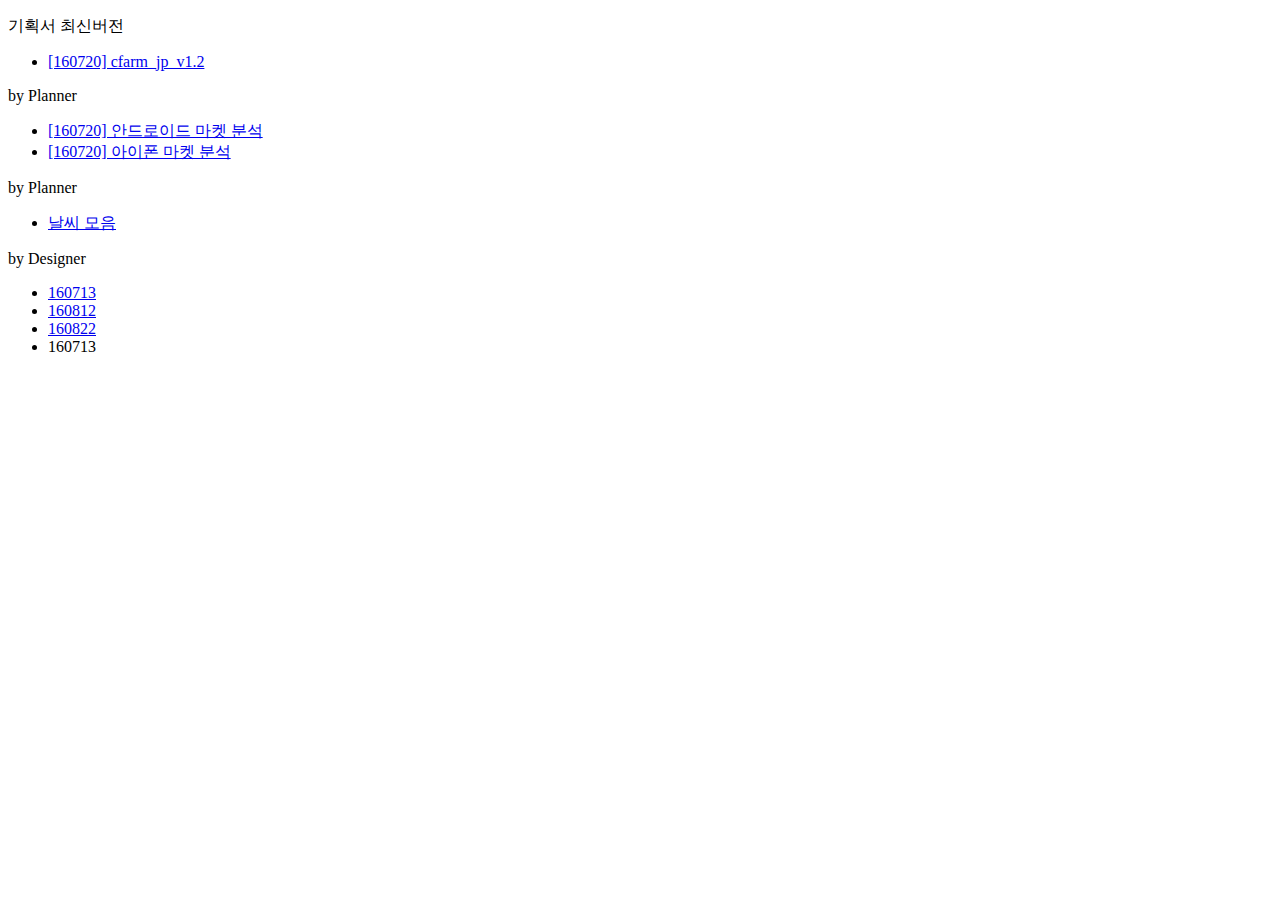
<file: app/index.html>
<!DOCTYPE html>
<html>
<body>
  
<p>기획서 최신버전</p>
<ul>
  <li><a href="attachfile/cfarm_jp_v1.2.pdf">[160720] cfarm_jp_v1.2</a></li>
</ul>

<p>by Planner</p>
<ul>
  <li><a href="attachfile/analytics_android.pdf">[160720] 안드로이드 마켓 분석</a></li>
  <li><a href="attachfile/analytics_ios.pdf">[160720] 아이폰 마켓 분석</a></li>
</ul>

<p>by Planner</p>
<ul>
  <li><a href="http://kyaraten.com/items/">날씨 모음</a></li>
</ul>

<p>by Designer</p>
<ul>
  <li><a href="160713/index.html">160713</a></li>
  <li><a href="160812/index.html">160812</a></li>
  <li><a href="160822/index.html">160822</a></li>
  <li>160713</li>
</ul>

</body>
</html>
</file>
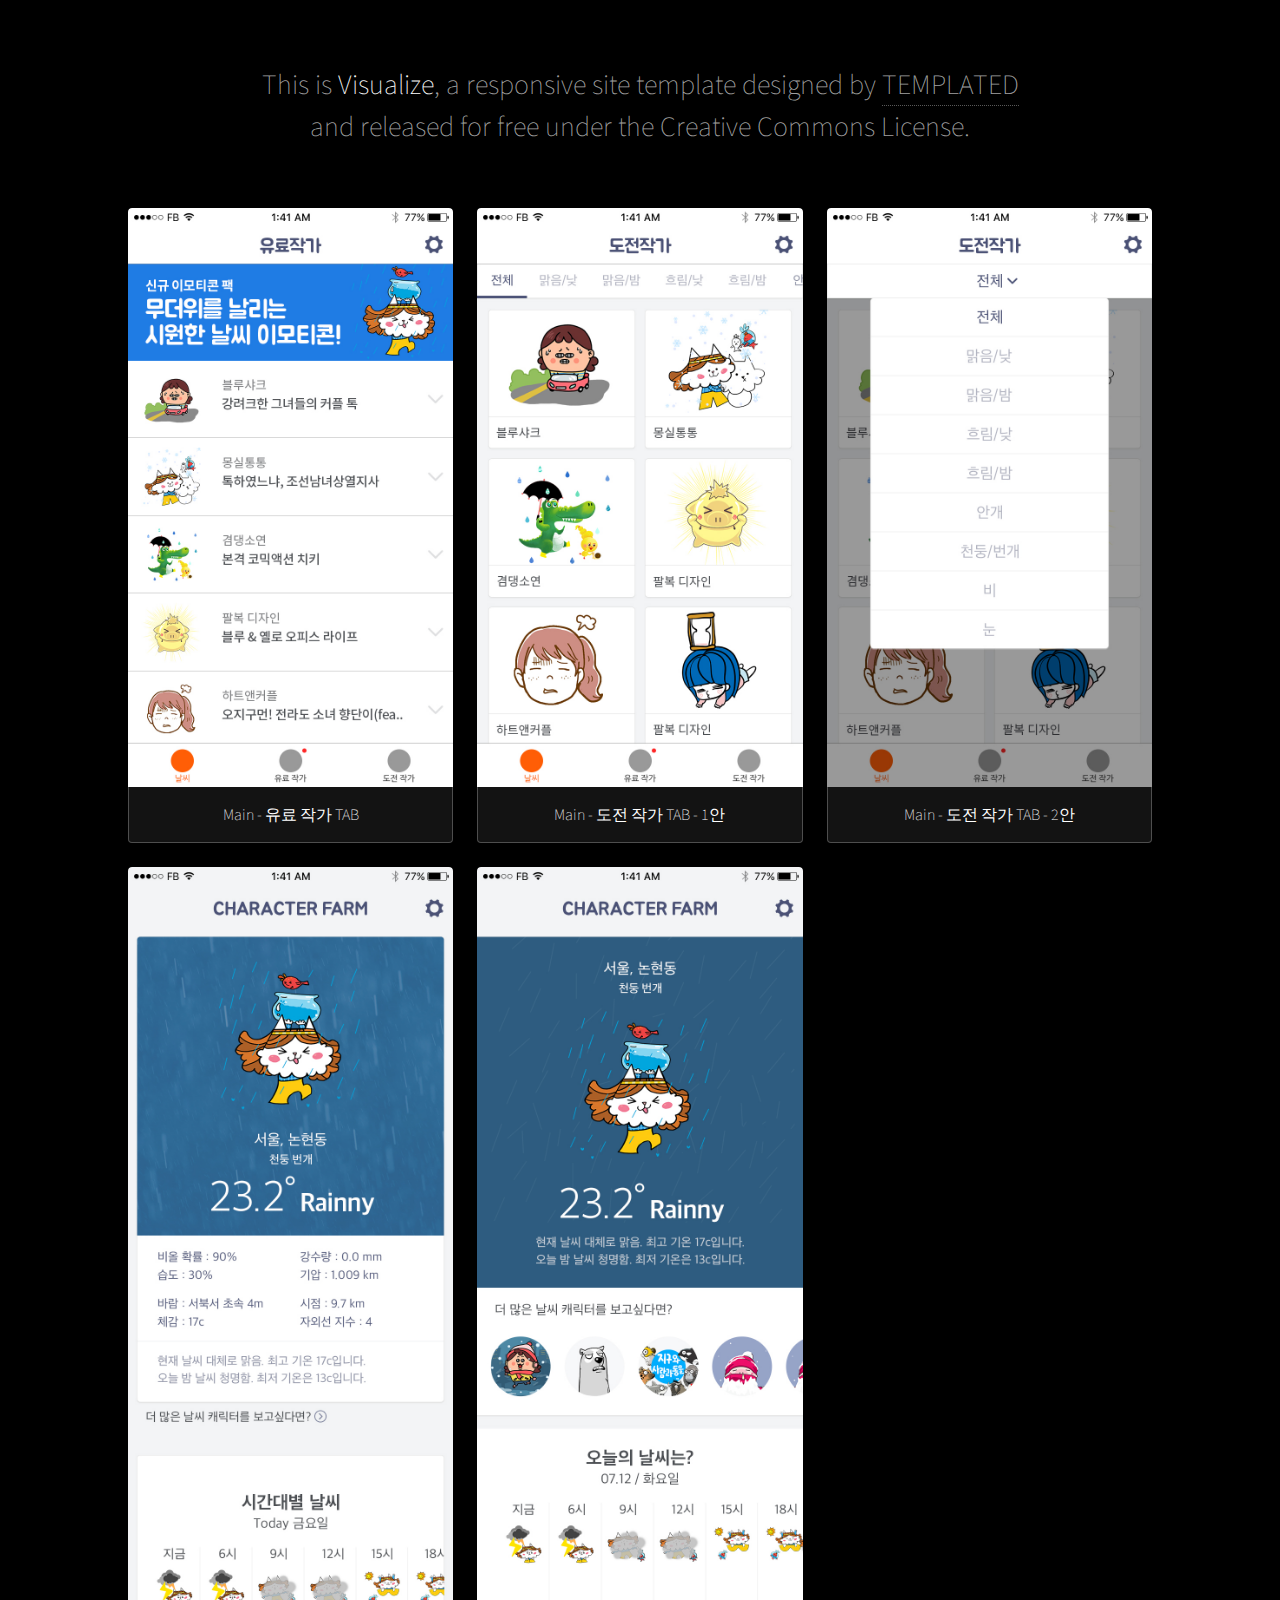
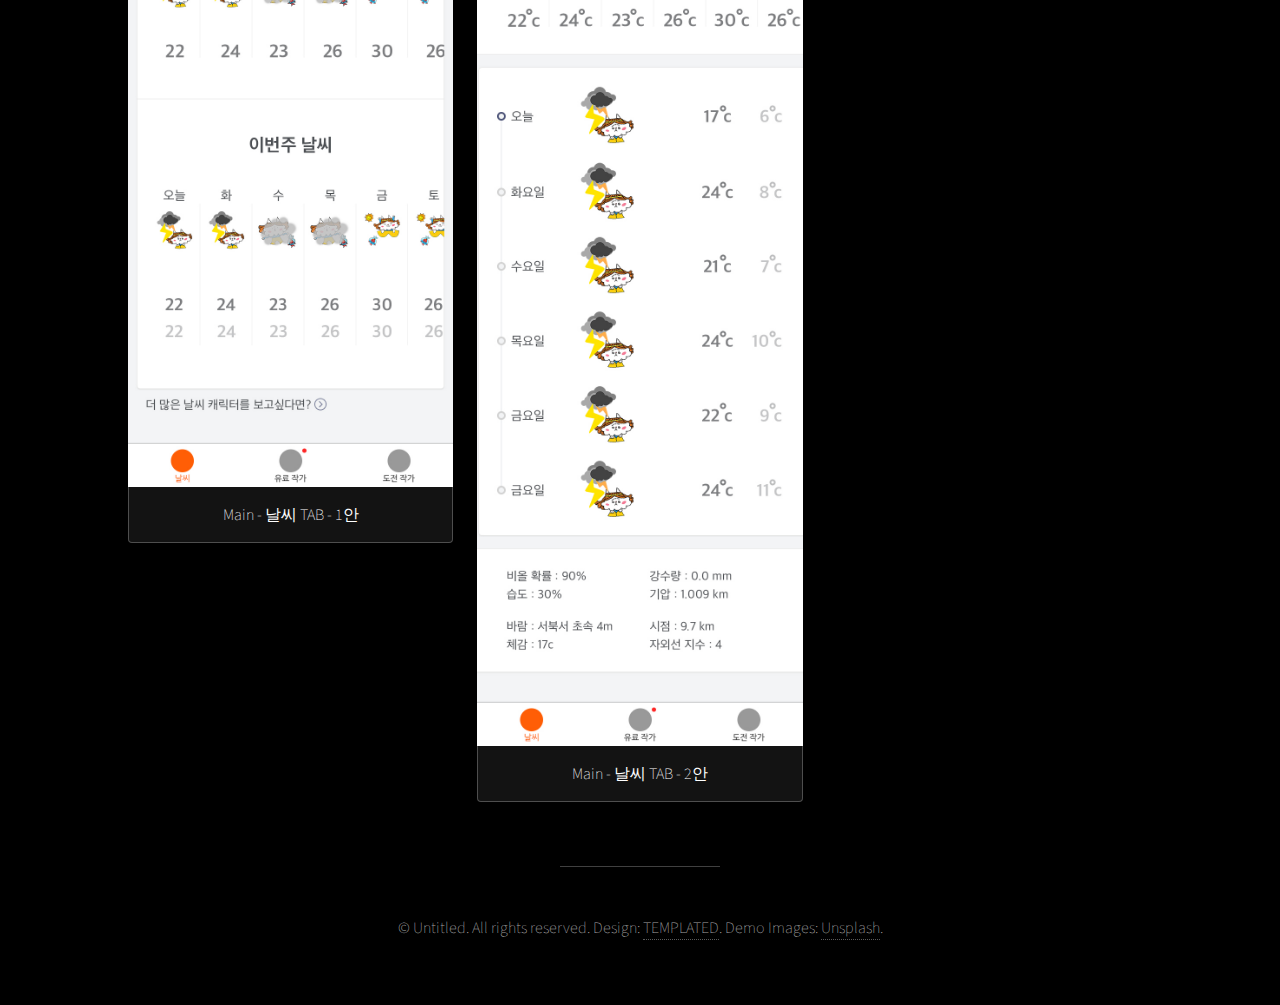
<file: app/160713/index.html>
<!DOCTYPE HTML>
<!--
	Visualize by TEMPLATED
	templated.co @templatedco
	Released for free under the Creative Commons Attribution 3.0 license (templated.co/license)
-->
<html>
	<head>
			<title>Visualize by TEMPLATED</title>
			<meta charset="utf-8" />
			<meta name="viewport" content="width=device-width, initial-scale=1" />
			<link rel="stylesheet" href="../../assets/css/main.css" />

				<script src="../../assets/js/jquery.min.js"></script>
				<script src="../../assets/js/jquery.poptrox.min.js"></script>
				<script src="../../assets/js/skel.min.js"></script>
				<script src="../../assets/js/main.js"></script>
	</head>

	<body>

		<!-- Wrapper -->
			<div id="wrapper">

				<!-- Header -->
					<header id="header">
						<h1>This is <strong>Visualize</strong>, a responsive site template designed by <a href="http://templated.co">TEMPLATED</a><br />
						and released for free under the Creative Commons License.</h1>
					</header>

				<!-- Main -->
					<section id="main">

						<!-- Thumbnails -->
							<section class="thumbnails">
								<div>
									<a href="images/02.jpg">
										<img src="images/02.jpg" alt="" />
										<h3>Main - 유료 작가 TAB</h3>
									</a>
										
									<a href="images/A_01.jpg">
										<img src="images/A_01.jpg" alt="" />
										<h3>Main - 날씨 TAB - 1안</h3>
									</a>
									
								</div>
								<div>
									<a href="images/03.jpg">
										<img src="images/03.jpg" alt="" />
										<h3>Main - 도전 작가 TAB - 1안</h3>
									</a>
									
									<a href="images/B_02.jpg">
										<img src="images/B_02.jpg" alt="" />
										<h3>Main - 날씨 TAB - 2안</h3>
									</a>
								</div>
								<div>
									<a href="images/03_2.jpg">
										<img src="images/03_2.jpg" alt="" />
										<h3>Main - 도전 작가 TAB - 2안</h3>
									</a>	
								</div>
							</section>

					</section>

				<!-- Footer -->
					<footer id="footer">
						<p>&copy; Untitled. All rights reserved. Design: <a href="http://templated.co">TEMPLATED</a>. Demo Images: <a href="http://unsplash.com">Unsplash</a>.</p>
					</footer>

			</div>
	</body>
</html>
</file>
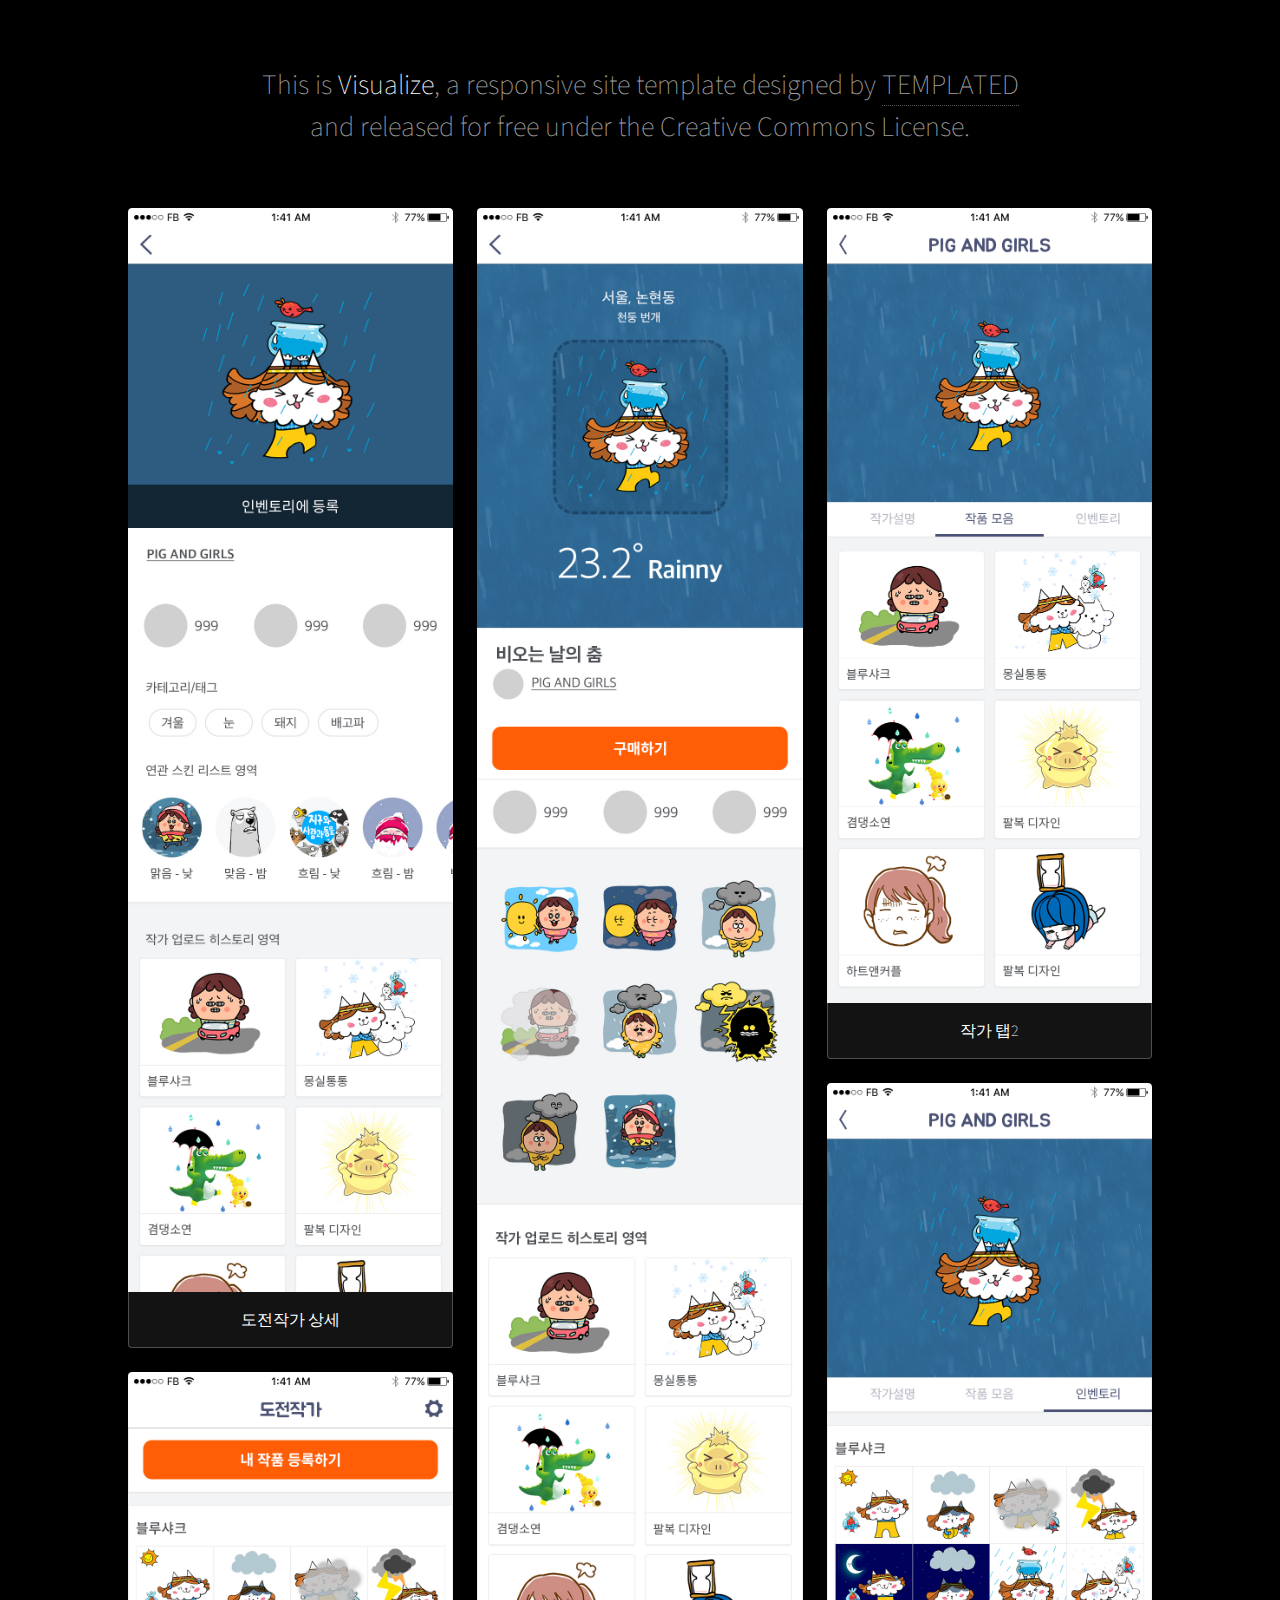
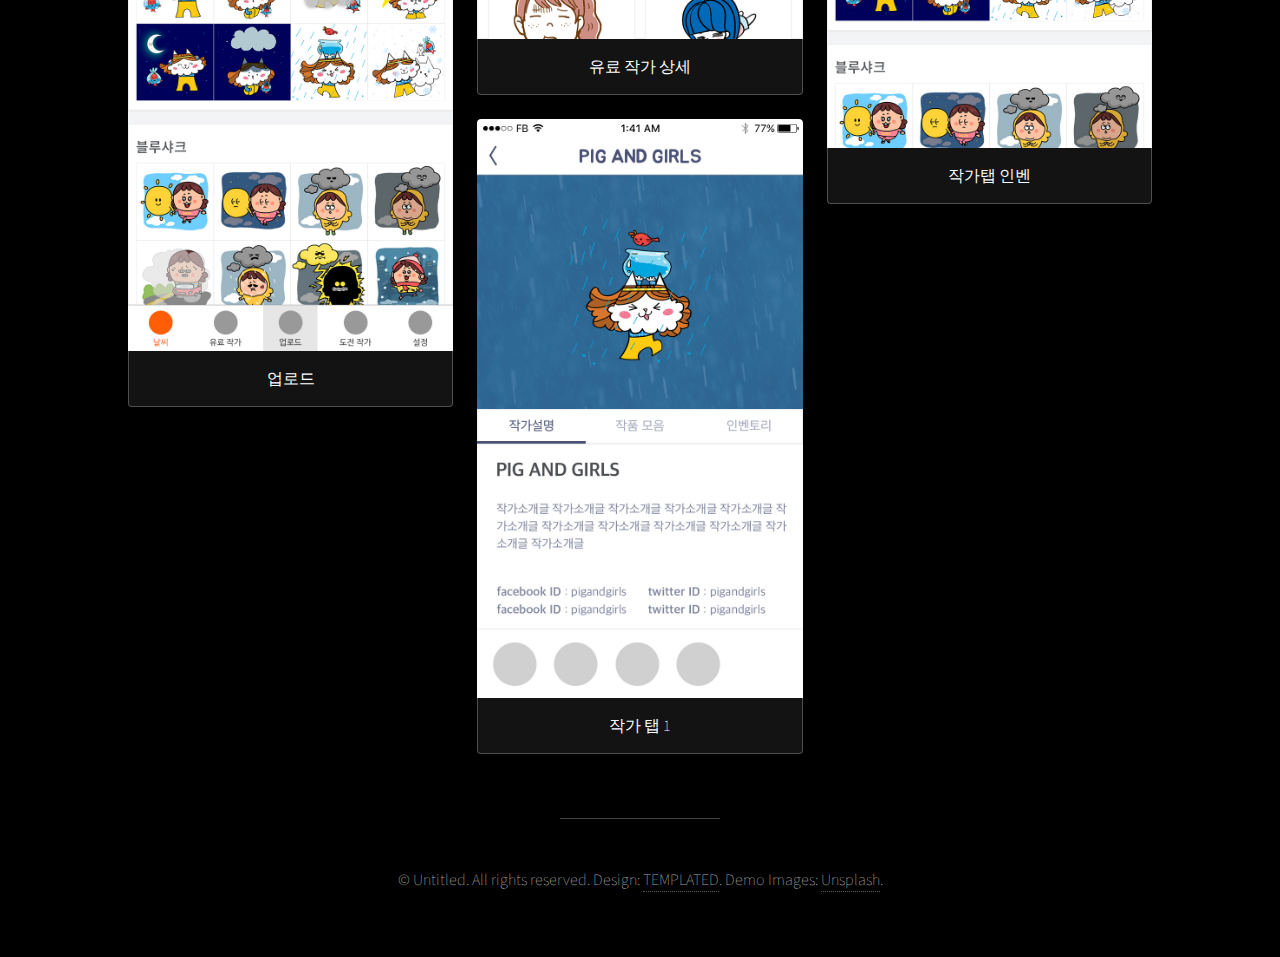
<file: app/160812/index.html>
<!DOCTYPE HTML>
<!--
	Visualize by TEMPLATED
	templated.co @templatedco
	Released for free under the Creative Commons Attribution 3.0 license (templated.co/license)
-->
<html>
	<head>
			<title>Visualize by TEMPLATED</title>
			<meta charset="utf-8" />
			<meta name="viewport" content="width=device-width, initial-scale=1" />
			<link rel="stylesheet" href="../../assets/css/main.css" />

				<script src="../../assets/js/jquery.min.js"></script>
				<script src="../../assets/js/jquery.poptrox.min.js"></script>
				<script src="../../assets/js/skel.min.js"></script>
				<script src="../../assets/js/main.js"></script>
	</head>

	<body>

		<!-- Wrapper -->
			<div id="wrapper">

				<!-- Header -->
					<header id="header">
						<h1>This is <strong>Visualize</strong>, a responsive site template designed by <a href="http://templated.co">TEMPLATED</a><br />
						and released for free under the Creative Commons License.</h1>
					</header>

				<!-- Main -->
					<section id="main">

						<!-- Thumbnails -->
							<section class="thumbnails">
								<div>
									<a href="images/3.jpg">
										<img src="images/3.jpg" alt="" />
										<h3>도전작가 상세</h3>
									</a>
										
									<a href="images/4.jpg">
										<img src="images/4.jpg" alt="" />
										<h3>업로드</h3>
									</a>
									
								</div>
								<div>
									<a href="images/5.jpg">
										<img src="images/5.jpg" alt="" />
										<h3>유료 작가 상세</h3>
									</a>
									
									<a href="images/6.jpg">
										<img src="images/6.jpg" alt="" />
										<h3>작가 탭 1</h3>
									</a>
								</div>
								<div>
									<a href="images/7.jpg">
										<img src="images/7.jpg" alt="" />
										<h3>작가 탭2</h3>
									</a>	
									<a href="images/8.jpg">
										<img src="images/8.jpg" alt="" />
										<h3>작가탭 인벤</h3>
									</a>	
								</div>
							</section>

					</section>

				<!-- Footer -->
					<footer id="footer">
						<p>&copy; Untitled. All rights reserved. Design: <a href="http://templated.co">TEMPLATED</a>. Demo Images: <a href="http://unsplash.com">Unsplash</a>.</p>
					</footer>

			</div>
	</body>
</html>
</file>
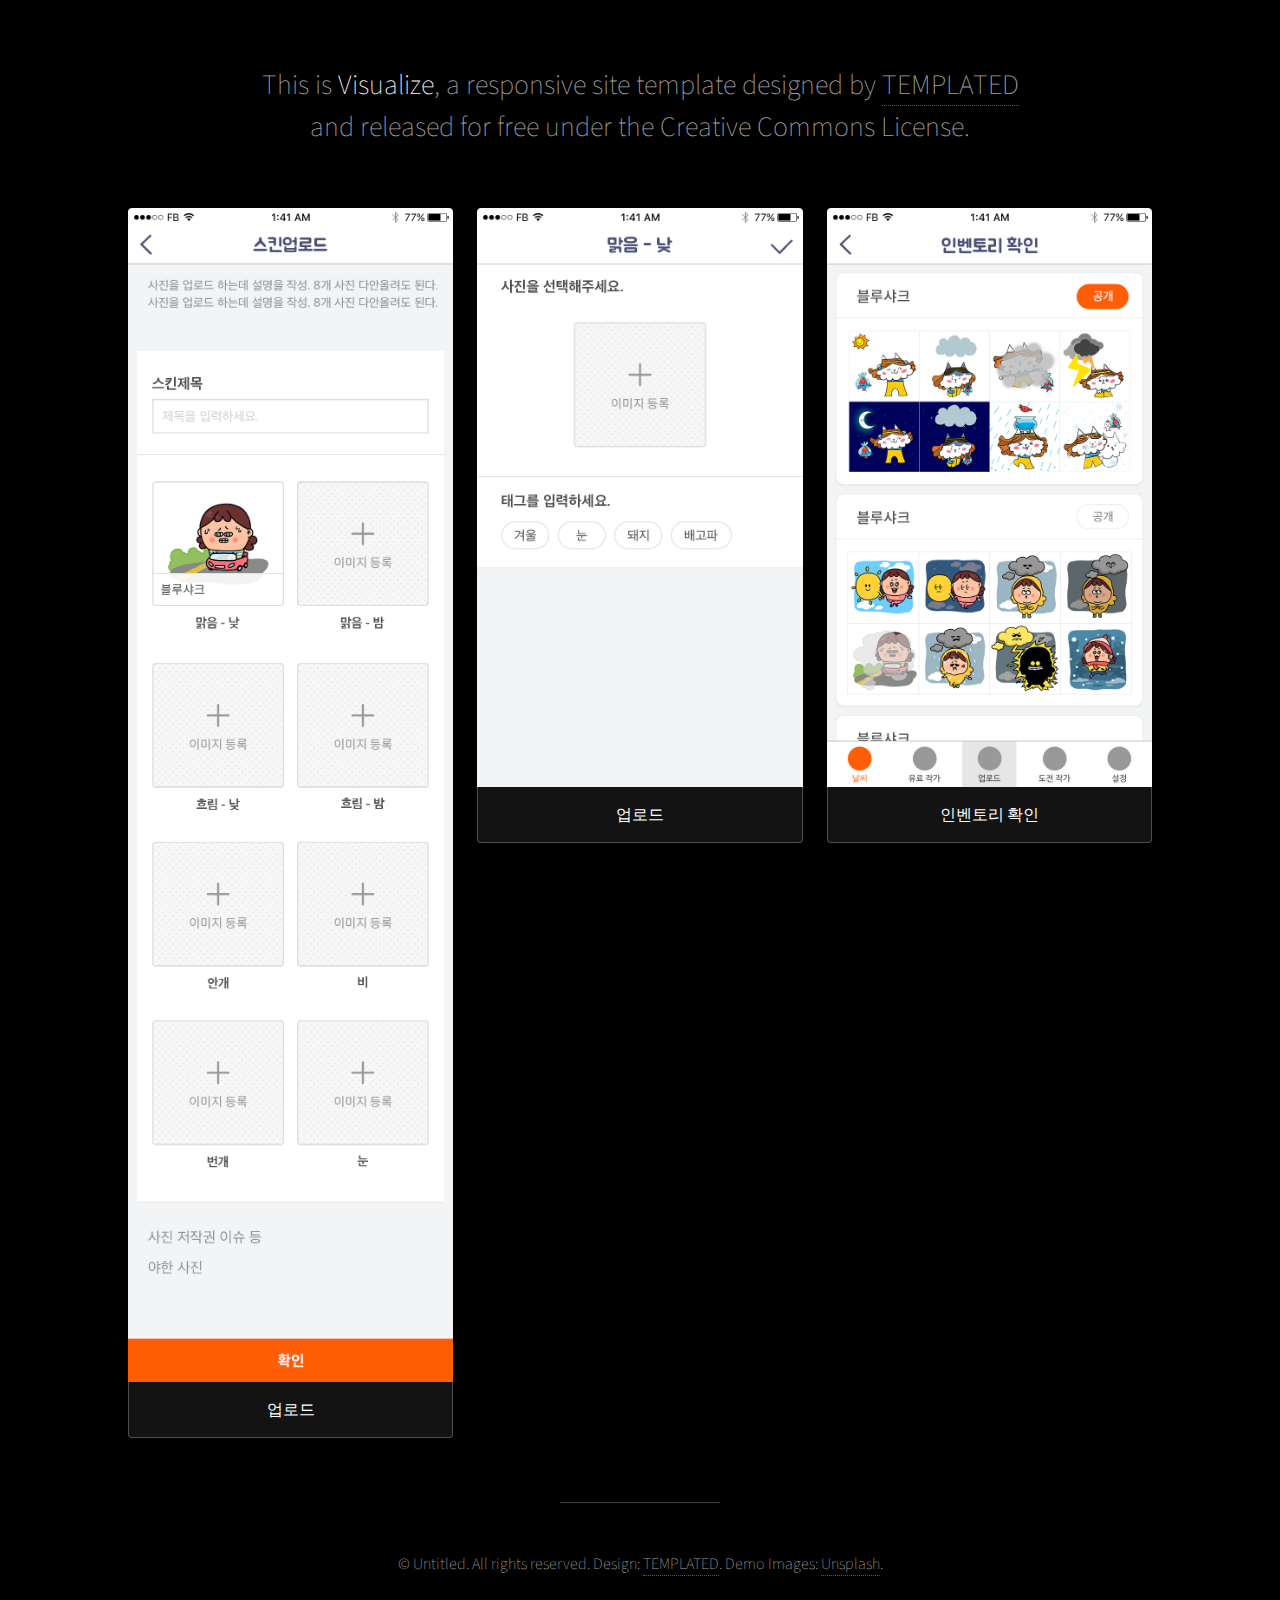
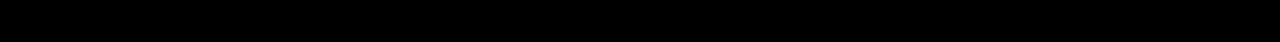
<file: app/160822/index.html>
<!DOCTYPE HTML>
<!--
	Visualize by TEMPLATED
	templated.co @templatedco
	Released for free under the Creative Commons Attribution 3.0 license (templated.co/license)
-->
<html>
	<head>
			<title>Visualize by TEMPLATED</title>
			<meta charset="utf-8" />
			<meta name="viewport" content="width=device-width, initial-scale=1" />
			<link rel="stylesheet" href="../../assets/css/main.css" />

				<script src="../../assets/js/jquery.min.js"></script>
				<script src="../../assets/js/jquery.poptrox.min.js"></script>
				<script src="../../assets/js/skel.min.js"></script>
				<script src="../../assets/js/main.js"></script>
	</head>

	<body>

		<!-- Wrapper -->
			<div id="wrapper">

				<!-- Header -->
					<header id="header">
						<h1>This is <strong>Visualize</strong>, a responsive site template designed by <a href="http://templated.co">TEMPLATED</a><br />
						and released for free under the Creative Commons License.</h1>
					</header>

				<!-- Main -->
					<section id="main">

						<!-- Thumbnails -->
							<section class="thumbnails">
								<div>
									<a href="images/7.jpg">
										<img src="images/7.jpg" alt="" />
										<h3>업로드</h3>
									</a>
									
								</div>
								<div>
									<a href="images/8.jpg">
										<img src="images/8.jpg" alt="" />
										<h3>업로드</h3>
									</a>
								</div>
								<div>
									<a href="images/9.jpg">
										<img src="images/9.jpg" alt="" />
										<h3>인벤토리 확인</h3>
									</a>
								</div>
							</section>

					</section>

				<!-- Footer -->
					<footer id="footer">
						<p>&copy; Untitled. All rights reserved. Design: <a href="http://templated.co">TEMPLATED</a>. Demo Images: <a href="http://unsplash.com">Unsplash</a>.</p>
					</footer>

			</div>
	</body>
</html>
</file>
<file: assets/css/main.css>
@charset "UTF-8";
@import url(font-awesome.min.css);
@import url("http://fonts.googleapis.com/css?family=Source+Sans+Pro:200");

/*
	Visualize by TEMPLATED
	templated.co @templatedco
	Released for free under the Creative Commons Attribution 3.0 license (templated.co/license)
*/

/* Reset */

	html, body, div, span, applet, object, iframe, h1, h2, h3, h4, h5, h6, p, blockquote, pre, a, abbr, acronym, address, big, cite, code, del, dfn, em, img, ins, kbd, q, s, samp, small, strike, strong, sub, sup, tt, var, b, u, i, center, dl, dt, dd, ol, ul, li, fieldset, form, label, legend, table, caption, tbody, tfoot, thead, tr, th, td, article, aside, canvas, details, embed, figure, figcaption, footer, header, hgroup, menu, nav, output, ruby, section, summary, time, mark, audio, video {
		margin: 0;
		padding: 0;
		border: 0;
		font-size: 100%;
		font: inherit;
		vertical-align: baseline;
	}

	article, aside, details, figcaption, figure, footer, header, hgroup, menu, nav, section {
		display: block;
	}

	body {
		line-height: 1;
	}

	ol, ul {
		list-style: none;
	}

	blockquote, q {
		quotes: none;
	}

	blockquote:before, blockquote:after, q:before, q:after {
		content: '';
		content: none;
	}

	table {
		border-collapse: collapse;
		border-spacing: 0;
	}

	body {
		-webkit-text-size-adjust: none;
	}

/* Box Model */

	*, *:before, *:after {
		-moz-box-sizing: border-box;
		-webkit-box-sizing: border-box;
		box-sizing: border-box;
	}

/* Grid */

	.row {
		border-bottom: solid 1px transparent;
		-moz-box-sizing: border-box;
		-webkit-box-sizing: border-box;
		box-sizing: border-box;
	}

	.row > * {
		float: left;
		-moz-box-sizing: border-box;
		-webkit-box-sizing: border-box;
		box-sizing: border-box;
	}

	.row:after, .row:before {
		content: '';
		display: block;
		clear: both;
		height: 0;
	}

	.row.uniform > * > :first-child {
		margin-top: 0;
	}

	.row.uniform > * > :last-child {
		margin-bottom: 0;
	}

	.row.\30 \25 > * {
		padding: 0 0 0 0em;
	}

	.row.\30 \25 {
		margin: 0 0 -1px 0em;
	}

	.row.uniform.\30 \25 > * {
		padding: 0em 0 0 0em;
	}

	.row.uniform.\30 \25 {
		margin: 0em 0 -1px 0em;
	}

	.row > * {
		padding: 0 0 0 2em;
	}

	.row {
		margin: 0 0 -1px -2em;
	}

	.row.uniform > * {
		padding: 2em 0 0 2em;
	}

	.row.uniform {
		margin: -2em 0 -1px -2em;
	}

	.row.\32 00\25 > * {
		padding: 0 0 0 4em;
	}

	.row.\32 00\25 {
		margin: 0 0 -1px -4em;
	}

	.row.uniform.\32 00\25 > * {
		padding: 4em 0 0 4em;
	}

	.row.uniform.\32 00\25 {
		margin: -4em 0 -1px -4em;
	}

	.row.\31 50\25 > * {
		padding: 0 0 0 3em;
	}

	.row.\31 50\25 {
		margin: 0 0 -1px -3em;
	}

	.row.uniform.\31 50\25 > * {
		padding: 3em 0 0 3em;
	}

	.row.uniform.\31 50\25 {
		margin: -3em 0 -1px -3em;
	}

	.row.\35 0\25 > * {
		padding: 0 0 0 1em;
	}

	.row.\35 0\25 {
		margin: 0 0 -1px -1em;
	}

	.row.uniform.\35 0\25 > * {
		padding: 1em 0 0 1em;
	}

	.row.uniform.\35 0\25 {
		margin: -1em 0 -1px -1em;
	}

	.row.\32 5\25 > * {
		padding: 0 0 0 0.5em;
	}

	.row.\32 5\25 {
		margin: 0 0 -1px -0.5em;
	}

	.row.uniform.\32 5\25 > * {
		padding: 0.5em 0 0 0.5em;
	}

	.row.uniform.\32 5\25 {
		margin: -0.5em 0 -1px -0.5em;
	}

	.\31 2u, .\31 2u\24 {
		width: 100%;
		clear: none;
		margin-left: 0;
	}

	.\31 1u, .\31 1u\24 {
		width: 91.6666666667%;
		clear: none;
		margin-left: 0;
	}

	.\31 0u, .\31 0u\24 {
		width: 83.3333333333%;
		clear: none;
		margin-left: 0;
	}

	.\39 u, .\39 u\24 {
		width: 75%;
		clear: none;
		margin-left: 0;
	}

	.\38 u, .\38 u\24 {
		width: 66.6666666667%;
		clear: none;
		margin-left: 0;
	}

	.\37 u, .\37 u\24 {
		width: 58.3333333333%;
		clear: none;
		margin-left: 0;
	}

	.\36 u, .\36 u\24 {
		width: 50%;
		clear: none;
		margin-left: 0;
	}

	.\35 u, .\35 u\24 {
		width: 41.6666666667%;
		clear: none;
		margin-left: 0;
	}

	.\34 u, .\34 u\24 {
		width: 33.3333333333%;
		clear: none;
		margin-left: 0;
	}

	.\33 u, .\33 u\24 {
		width: 25%;
		clear: none;
		margin-left: 0;
	}

	.\32 u, .\32 u\24 {
		width: 16.6666666667%;
		clear: none;
		margin-left: 0;
	}

	.\31 u, .\31 u\24 {
		width: 8.3333333333%;
		clear: none;
		margin-left: 0;
	}

	.\31 2u\24 + *,
	.\31 1u\24 + *,
	.\31 0u\24 + *,
	.\39 u\24 + *,
	.\38 u\24 + *,
	.\37 u\24 + *,
	.\36 u\24 + *,
	.\35 u\24 + *,
	.\34 u\24 + *,
	.\33 u\24 + *,
	.\32 u\24 + *,
	.\31 u\24 + * {
		clear: left;
	}

	.\-11u {
		margin-left: 91.66667%;
	}

	.\-10u {
		margin-left: 83.33333%;
	}

	.\-9u {
		margin-left: 75%;
	}

	.\-8u {
		margin-left: 66.66667%;
	}

	.\-7u {
		margin-left: 58.33333%;
	}

	.\-6u {
		margin-left: 50%;
	}

	.\-5u {
		margin-left: 41.66667%;
	}

	.\-4u {
		margin-left: 33.33333%;
	}

	.\-3u {
		margin-left: 25%;
	}

	.\-2u {
		margin-left: 16.66667%;
	}

	.\-1u {
		margin-left: 8.33333%;
	}

	@media screen and (max-width: 1680px) {

		.row > * {
			padding: 0 0 0 2em;
		}

		.row {
			margin: 0 0 -1px -2em;
		}

		.row.uniform > * {
			padding: 2em 0 0 2em;
		}

		.row.uniform {
			margin: -2em 0 -1px -2em;
		}

		.row.\32 00\25 > * {
			padding: 0 0 0 4em;
		}

		.row.\32 00\25 {
			margin: 0 0 -1px -4em;
		}

		.row.uniform.\32 00\25 > * {
			padding: 4em 0 0 4em;
		}

		.row.uniform.\32 00\25 {
			margin: -4em 0 -1px -4em;
		}

		.row.\31 50\25 > * {
			padding: 0 0 0 3em;
		}

		.row.\31 50\25 {
			margin: 0 0 -1px -3em;
		}

		.row.uniform.\31 50\25 > * {
			padding: 3em 0 0 3em;
		}

		.row.uniform.\31 50\25 {
			margin: -3em 0 -1px -3em;
		}

		.row.\35 0\25 > * {
			padding: 0 0 0 1em;
		}

		.row.\35 0\25 {
			margin: 0 0 -1px -1em;
		}

		.row.uniform.\35 0\25 > * {
			padding: 1em 0 0 1em;
		}

		.row.uniform.\35 0\25 {
			margin: -1em 0 -1px -1em;
		}

		.row.\32 5\25 > * {
			padding: 0 0 0 0.5em;
		}

		.row.\32 5\25 {
			margin: 0 0 -1px -0.5em;
		}

		.row.uniform.\32 5\25 > * {
			padding: 0.5em 0 0 0.5em;
		}

		.row.uniform.\32 5\25 {
			margin: -0.5em 0 -1px -0.5em;
		}

		.\31 2u\28xlarge\29, .\31 2u\24\28xlarge\29 {
			width: 100%;
			clear: none;
			margin-left: 0;
		}

		.\31 1u\28xlarge\29, .\31 1u\24\28xlarge\29 {
			width: 91.6666666667%;
			clear: none;
			margin-left: 0;
		}

		.\31 0u\28xlarge\29, .\31 0u\24\28xlarge\29 {
			width: 83.3333333333%;
			clear: none;
			margin-left: 0;
		}

		.\39 u\28xlarge\29, .\39 u\24\28xlarge\29 {
			width: 75%;
			clear: none;
			margin-left: 0;
		}

		.\38 u\28xlarge\29, .\38 u\24\28xlarge\29 {
			width: 66.6666666667%;
			clear: none;
			margin-left: 0;
		}

		.\37 u\28xlarge\29, .\37 u\24\28xlarge\29 {
			width: 58.3333333333%;
			clear: none;
			margin-left: 0;
		}

		.\36 u\28xlarge\29, .\36 u\24\28xlarge\29 {
			width: 50%;
			clear: none;
			margin-left: 0;
		}

		.\35 u\28xlarge\29, .\35 u\24\28xlarge\29 {
			width: 41.6666666667%;
			clear: none;
			margin-left: 0;
		}

		.\34 u\28xlarge\29, .\34 u\24\28xlarge\29 {
			width: 33.3333333333%;
			clear: none;
			margin-left: 0;
		}

		.\33 u\28xlarge\29, .\33 u\24\28xlarge\29 {
			width: 25%;
			clear: none;
			margin-left: 0;
		}

		.\32 u\28xlarge\29, .\32 u\24\28xlarge\29 {
			width: 16.6666666667%;
			clear: none;
			margin-left: 0;
		}

		.\31 u\28xlarge\29, .\31 u\24\28xlarge\29 {
			width: 8.3333333333%;
			clear: none;
			margin-left: 0;
		}

		.\31 2u\24\28xlarge\29 + *,
		.\31 1u\24\28xlarge\29 + *,
		.\31 0u\24\28xlarge\29 + *,
		.\39 u\24\28xlarge\29 + *,
		.\38 u\24\28xlarge\29 + *,
		.\37 u\24\28xlarge\29 + *,
		.\36 u\24\28xlarge\29 + *,
		.\35 u\24\28xlarge\29 + *,
		.\34 u\24\28xlarge\29 + *,
		.\33 u\24\28xlarge\29 + *,
		.\32 u\24\28xlarge\29 + *,
		.\31 u\24\28xlarge\29 + * {
			clear: left;
		}

		.\-11u\28xlarge\29 {
			margin-left: 91.66667%;
		}

		.\-10u\28xlarge\29 {
			margin-left: 83.33333%;
		}

		.\-9u\28xlarge\29 {
			margin-left: 75%;
		}

		.\-8u\28xlarge\29 {
			margin-left: 66.66667%;
		}

		.\-7u\28xlarge\29 {
			margin-left: 58.33333%;
		}

		.\-6u\28xlarge\29 {
			margin-left: 50%;
		}

		.\-5u\28xlarge\29 {
			margin-left: 41.66667%;
		}

		.\-4u\28xlarge\29 {
			margin-left: 33.33333%;
		}

		.\-3u\28xlarge\29 {
			margin-left: 25%;
		}

		.\-2u\28xlarge\29 {
			margin-left: 16.66667%;
		}

		.\-1u\28xlarge\29 {
			margin-left: 8.33333%;
		}

	}

	@media screen and (max-width: 1280px) {

		.row > * {
			padding: 0 0 0 2em;
		}

		.row {
			margin: 0 0 -1px -2em;
		}

		.row.uniform > * {
			padding: 2em 0 0 2em;
		}

		.row.uniform {
			margin: -2em 0 -1px -2em;
		}

		.row.\32 00\25 > * {
			padding: 0 0 0 4em;
		}

		.row.\32 00\25 {
			margin: 0 0 -1px -4em;
		}

		.row.uniform.\32 00\25 > * {
			padding: 4em 0 0 4em;
		}

		.row.uniform.\32 00\25 {
			margin: -4em 0 -1px -4em;
		}

		.row.\31 50\25 > * {
			padding: 0 0 0 3em;
		}

		.row.\31 50\25 {
			margin: 0 0 -1px -3em;
		}

		.row.uniform.\31 50\25 > * {
			padding: 3em 0 0 3em;
		}

		.row.uniform.\31 50\25 {
			margin: -3em 0 -1px -3em;
		}

		.row.\35 0\25 > * {
			padding: 0 0 0 1em;
		}

		.row.\35 0\25 {
			margin: 0 0 -1px -1em;
		}

		.row.uniform.\35 0\25 > * {
			padding: 1em 0 0 1em;
		}

		.row.uniform.\35 0\25 {
			margin: -1em 0 -1px -1em;
		}

		.row.\32 5\25 > * {
			padding: 0 0 0 0.5em;
		}

		.row.\32 5\25 {
			margin: 0 0 -1px -0.5em;
		}

		.row.uniform.\32 5\25 > * {
			padding: 0.5em 0 0 0.5em;
		}

		.row.uniform.\32 5\25 {
			margin: -0.5em 0 -1px -0.5em;
		}

		.\31 2u\28large\29, .\31 2u\24\28large\29 {
			width: 100%;
			clear: none;
			margin-left: 0;
		}

		.\31 1u\28large\29, .\31 1u\24\28large\29 {
			width: 91.6666666667%;
			clear: none;
			margin-left: 0;
		}

		.\31 0u\28large\29, .\31 0u\24\28large\29 {
			width: 83.3333333333%;
			clear: none;
			margin-left: 0;
		}

		.\39 u\28large\29, .\39 u\24\28large\29 {
			width: 75%;
			clear: none;
			margin-left: 0;
		}

		.\38 u\28large\29, .\38 u\24\28large\29 {
			width: 66.6666666667%;
			clear: none;
			margin-left: 0;
		}

		.\37 u\28large\29, .\37 u\24\28large\29 {
			width: 58.3333333333%;
			clear: none;
			margin-left: 0;
		}

		.\36 u\28large\29, .\36 u\24\28large\29 {
			width: 50%;
			clear: none;
			margin-left: 0;
		}

		.\35 u\28large\29, .\35 u\24\28large\29 {
			width: 41.6666666667%;
			clear: none;
			margin-left: 0;
		}

		.\34 u\28large\29, .\34 u\24\28large\29 {
			width: 33.3333333333%;
			clear: none;
			margin-left: 0;
		}

		.\33 u\28large\29, .\33 u\24\28large\29 {
			width: 25%;
			clear: none;
			margin-left: 0;
		}

		.\32 u\28large\29, .\32 u\24\28large\29 {
			width: 16.6666666667%;
			clear: none;
			margin-left: 0;
		}

		.\31 u\28large\29, .\31 u\24\28large\29 {
			width: 8.3333333333%;
			clear: none;
			margin-left: 0;
		}

		.\31 2u\24\28large\29 + *,
		.\31 1u\24\28large\29 + *,
		.\31 0u\24\28large\29 + *,
		.\39 u\24\28large\29 + *,
		.\38 u\24\28large\29 + *,
		.\37 u\24\28large\29 + *,
		.\36 u\24\28large\29 + *,
		.\35 u\24\28large\29 + *,
		.\34 u\24\28large\29 + *,
		.\33 u\24\28large\29 + *,
		.\32 u\24\28large\29 + *,
		.\31 u\24\28large\29 + * {
			clear: left;
		}

		.\-11u\28large\29 {
			margin-left: 91.66667%;
		}

		.\-10u\28large\29 {
			margin-left: 83.33333%;
		}

		.\-9u\28large\29 {
			margin-left: 75%;
		}

		.\-8u\28large\29 {
			margin-left: 66.66667%;
		}

		.\-7u\28large\29 {
			margin-left: 58.33333%;
		}

		.\-6u\28large\29 {
			margin-left: 50%;
		}

		.\-5u\28large\29 {
			margin-left: 41.66667%;
		}

		.\-4u\28large\29 {
			margin-left: 33.33333%;
		}

		.\-3u\28large\29 {
			margin-left: 25%;
		}

		.\-2u\28large\29 {
			margin-left: 16.66667%;
		}

		.\-1u\28large\29 {
			margin-left: 8.33333%;
		}

	}

	@media screen and (max-width: 980px) {

		.row > * {
			padding: 0 0 0 2em;
		}

		.row {
			margin: 0 0 -1px -2em;
		}

		.row.uniform > * {
			padding: 2em 0 0 2em;
		}

		.row.uniform {
			margin: -2em 0 -1px -2em;
		}

		.row.\32 00\25 > * {
			padding: 0 0 0 4em;
		}

		.row.\32 00\25 {
			margin: 0 0 -1px -4em;
		}

		.row.uniform.\32 00\25 > * {
			padding: 4em 0 0 4em;
		}

		.row.uniform.\32 00\25 {
			margin: -4em 0 -1px -4em;
		}

		.row.\31 50\25 > * {
			padding: 0 0 0 3em;
		}

		.row.\31 50\25 {
			margin: 0 0 -1px -3em;
		}

		.row.uniform.\31 50\25 > * {
			padding: 3em 0 0 3em;
		}

		.row.uniform.\31 50\25 {
			margin: -3em 0 -1px -3em;
		}

		.row.\35 0\25 > * {
			padding: 0 0 0 1em;
		}

		.row.\35 0\25 {
			margin: 0 0 -1px -1em;
		}

		.row.uniform.\35 0\25 > * {
			padding: 1em 0 0 1em;
		}

		.row.uniform.\35 0\25 {
			margin: -1em 0 -1px -1em;
		}

		.row.\32 5\25 > * {
			padding: 0 0 0 0.5em;
		}

		.row.\32 5\25 {
			margin: 0 0 -1px -0.5em;
		}

		.row.uniform.\32 5\25 > * {
			padding: 0.5em 0 0 0.5em;
		}

		.row.uniform.\32 5\25 {
			margin: -0.5em 0 -1px -0.5em;
		}

		.\31 2u\28medium\29, .\31 2u\24\28medium\29 {
			width: 100%;
			clear: none;
			margin-left: 0;
		}

		.\31 1u\28medium\29, .\31 1u\24\28medium\29 {
			width: 91.6666666667%;
			clear: none;
			margin-left: 0;
		}

		.\31 0u\28medium\29, .\31 0u\24\28medium\29 {
			width: 83.3333333333%;
			clear: none;
			margin-left: 0;
		}

		.\39 u\28medium\29, .\39 u\24\28medium\29 {
			width: 75%;
			clear: none;
			margin-left: 0;
		}

		.\38 u\28medium\29, .\38 u\24\28medium\29 {
			width: 66.6666666667%;
			clear: none;
			margin-left: 0;
		}

		.\37 u\28medium\29, .\37 u\24\28medium\29 {
			width: 58.3333333333%;
			clear: none;
			margin-left: 0;
		}

		.\36 u\28medium\29, .\36 u\24\28medium\29 {
			width: 50%;
			clear: none;
			margin-left: 0;
		}

		.\35 u\28medium\29, .\35 u\24\28medium\29 {
			width: 41.6666666667%;
			clear: none;
			margin-left: 0;
		}

		.\34 u\28medium\29, .\34 u\24\28medium\29 {
			width: 33.3333333333%;
			clear: none;
			margin-left: 0;
		}

		.\33 u\28medium\29, .\33 u\24\28medium\29 {
			width: 25%;
			clear: none;
			margin-left: 0;
		}

		.\32 u\28medium\29, .\32 u\24\28medium\29 {
			width: 16.6666666667%;
			clear: none;
			margin-left: 0;
		}

		.\31 u\28medium\29, .\31 u\24\28medium\29 {
			width: 8.3333333333%;
			clear: none;
			margin-left: 0;
		}

		.\31 2u\24\28medium\29 + *,
		.\31 1u\24\28medium\29 + *,
		.\31 0u\24\28medium\29 + *,
		.\39 u\24\28medium\29 + *,
		.\38 u\24\28medium\29 + *,
		.\37 u\24\28medium\29 + *,
		.\36 u\24\28medium\29 + *,
		.\35 u\24\28medium\29 + *,
		.\34 u\24\28medium\29 + *,
		.\33 u\24\28medium\29 + *,
		.\32 u\24\28medium\29 + *,
		.\31 u\24\28medium\29 + * {
			clear: left;
		}

		.\-11u\28medium\29 {
			margin-left: 91.66667%;
		}

		.\-10u\28medium\29 {
			margin-left: 83.33333%;
		}

		.\-9u\28medium\29 {
			margin-left: 75%;
		}

		.\-8u\28medium\29 {
			margin-left: 66.66667%;
		}

		.\-7u\28medium\29 {
			margin-left: 58.33333%;
		}

		.\-6u\28medium\29 {
			margin-left: 50%;
		}

		.\-5u\28medium\29 {
			margin-left: 41.66667%;
		}

		.\-4u\28medium\29 {
			margin-left: 33.33333%;
		}

		.\-3u\28medium\29 {
			margin-left: 25%;
		}

		.\-2u\28medium\29 {
			margin-left: 16.66667%;
		}

		.\-1u\28medium\29 {
			margin-left: 8.33333%;
		}

	}

	@media screen and (max-width: 736px) {

		.row > * {
			padding: 0 0 0 2em;
		}

		.row {
			margin: 0 0 -1px -2em;
		}

		.row.uniform > * {
			padding: 2em 0 0 2em;
		}

		.row.uniform {
			margin: -2em 0 -1px -2em;
		}

		.row.\32 00\25 > * {
			padding: 0 0 0 4em;
		}

		.row.\32 00\25 {
			margin: 0 0 -1px -4em;
		}

		.row.uniform.\32 00\25 > * {
			padding: 4em 0 0 4em;
		}

		.row.uniform.\32 00\25 {
			margin: -4em 0 -1px -4em;
		}

		.row.\31 50\25 > * {
			padding: 0 0 0 3em;
		}

		.row.\31 50\25 {
			margin: 0 0 -1px -3em;
		}

		.row.uniform.\31 50\25 > * {
			padding: 3em 0 0 3em;
		}

		.row.uniform.\31 50\25 {
			margin: -3em 0 -1px -3em;
		}

		.row.\35 0\25 > * {
			padding: 0 0 0 1em;
		}

		.row.\35 0\25 {
			margin: 0 0 -1px -1em;
		}

		.row.uniform.\35 0\25 > * {
			padding: 1em 0 0 1em;
		}

		.row.uniform.\35 0\25 {
			margin: -1em 0 -1px -1em;
		}

		.row.\32 5\25 > * {
			padding: 0 0 0 0.5em;
		}

		.row.\32 5\25 {
			margin: 0 0 -1px -0.5em;
		}

		.row.uniform.\32 5\25 > * {
			padding: 0.5em 0 0 0.5em;
		}

		.row.uniform.\32 5\25 {
			margin: -0.5em 0 -1px -0.5em;
		}

		.\31 2u\28small\29, .\31 2u\24\28small\29 {
			width: 100%;
			clear: none;
			margin-left: 0;
		}

		.\31 1u\28small\29, .\31 1u\24\28small\29 {
			width: 91.6666666667%;
			clear: none;
			margin-left: 0;
		}

		.\31 0u\28small\29, .\31 0u\24\28small\29 {
			width: 83.3333333333%;
			clear: none;
			margin-left: 0;
		}

		.\39 u\28small\29, .\39 u\24\28small\29 {
			width: 75%;
			clear: none;
			margin-left: 0;
		}

		.\38 u\28small\29, .\38 u\24\28small\29 {
			width: 66.6666666667%;
			clear: none;
			margin-left: 0;
		}

		.\37 u\28small\29, .\37 u\24\28small\29 {
			width: 58.3333333333%;
			clear: none;
			margin-left: 0;
		}

		.\36 u\28small\29, .\36 u\24\28small\29 {
			width: 50%;
			clear: none;
			margin-left: 0;
		}

		.\35 u\28small\29, .\35 u\24\28small\29 {
			width: 41.6666666667%;
			clear: none;
			margin-left: 0;
		}

		.\34 u\28small\29, .\34 u\24\28small\29 {
			width: 33.3333333333%;
			clear: none;
			margin-left: 0;
		}

		.\33 u\28small\29, .\33 u\24\28small\29 {
			width: 25%;
			clear: none;
			margin-left: 0;
		}

		.\32 u\28small\29, .\32 u\24\28small\29 {
			width: 16.6666666667%;
			clear: none;
			margin-left: 0;
		}

		.\31 u\28small\29, .\31 u\24\28small\29 {
			width: 8.3333333333%;
			clear: none;
			margin-left: 0;
		}

		.\31 2u\24\28small\29 + *,
		.\31 1u\24\28small\29 + *,
		.\31 0u\24\28small\29 + *,
		.\39 u\24\28small\29 + *,
		.\38 u\24\28small\29 + *,
		.\37 u\24\28small\29 + *,
		.\36 u\24\28small\29 + *,
		.\35 u\24\28small\29 + *,
		.\34 u\24\28small\29 + *,
		.\33 u\24\28small\29 + *,
		.\32 u\24\28small\29 + *,
		.\31 u\24\28small\29 + * {
			clear: left;
		}

		.\-11u\28small\29 {
			margin-left: 91.66667%;
		}

		.\-10u\28small\29 {
			margin-left: 83.33333%;
		}

		.\-9u\28small\29 {
			margin-left: 75%;
		}

		.\-8u\28small\29 {
			margin-left: 66.66667%;
		}

		.\-7u\28small\29 {
			margin-left: 58.33333%;
		}

		.\-6u\28small\29 {
			margin-left: 50%;
		}

		.\-5u\28small\29 {
			margin-left: 41.66667%;
		}

		.\-4u\28small\29 {
			margin-left: 33.33333%;
		}

		.\-3u\28small\29 {
			margin-left: 25%;
		}

		.\-2u\28small\29 {
			margin-left: 16.66667%;
		}

		.\-1u\28small\29 {
			margin-left: 8.33333%;
		}

	}

	@media screen and (max-width: 480px) {

		.row > * {
			padding: 0 0 0 2em;
		}

		.row {
			margin: 0 0 -1px -2em;
		}

		.row.uniform > * {
			padding: 2em 0 0 2em;
		}

		.row.uniform {
			margin: -2em 0 -1px -2em;
		}

		.row.\32 00\25 > * {
			padding: 0 0 0 4em;
		}

		.row.\32 00\25 {
			margin: 0 0 -1px -4em;
		}

		.row.uniform.\32 00\25 > * {
			padding: 4em 0 0 4em;
		}

		.row.uniform.\32 00\25 {
			margin: -4em 0 -1px -4em;
		}

		.row.\31 50\25 > * {
			padding: 0 0 0 3em;
		}

		.row.\31 50\25 {
			margin: 0 0 -1px -3em;
		}

		.row.uniform.\31 50\25 > * {
			padding: 3em 0 0 3em;
		}

		.row.uniform.\31 50\25 {
			margin: -3em 0 -1px -3em;
		}

		.row.\35 0\25 > * {
			padding: 0 0 0 1em;
		}

		.row.\35 0\25 {
			margin: 0 0 -1px -1em;
		}

		.row.uniform.\35 0\25 > * {
			padding: 1em 0 0 1em;
		}

		.row.uniform.\35 0\25 {
			margin: -1em 0 -1px -1em;
		}

		.row.\32 5\25 > * {
			padding: 0 0 0 0.5em;
		}

		.row.\32 5\25 {
			margin: 0 0 -1px -0.5em;
		}

		.row.uniform.\32 5\25 > * {
			padding: 0.5em 0 0 0.5em;
		}

		.row.uniform.\32 5\25 {
			margin: -0.5em 0 -1px -0.5em;
		}

		.\31 2u\28xsmall\29, .\31 2u\24\28xsmall\29 {
			width: 100%;
			clear: none;
			margin-left: 0;
		}

		.\31 1u\28xsmall\29, .\31 1u\24\28xsmall\29 {
			width: 91.6666666667%;
			clear: none;
			margin-left: 0;
		}

		.\31 0u\28xsmall\29, .\31 0u\24\28xsmall\29 {
			width: 83.3333333333%;
			clear: none;
			margin-left: 0;
		}

		.\39 u\28xsmall\29, .\39 u\24\28xsmall\29 {
			width: 75%;
			clear: none;
			margin-left: 0;
		}

		.\38 u\28xsmall\29, .\38 u\24\28xsmall\29 {
			width: 66.6666666667%;
			clear: none;
			margin-left: 0;
		}

		.\37 u\28xsmall\29, .\37 u\24\28xsmall\29 {
			width: 58.3333333333%;
			clear: none;
			margin-left: 0;
		}

		.\36 u\28xsmall\29, .\36 u\24\28xsmall\29 {
			width: 50%;
			clear: none;
			margin-left: 0;
		}

		.\35 u\28xsmall\29, .\35 u\24\28xsmall\29 {
			width: 41.6666666667%;
			clear: none;
			margin-left: 0;
		}

		.\34 u\28xsmall\29, .\34 u\24\28xsmall\29 {
			width: 33.3333333333%;
			clear: none;
			margin-left: 0;
		}

		.\33 u\28xsmall\29, .\33 u\24\28xsmall\29 {
			width: 25%;
			clear: none;
			margin-left: 0;
		}

		.\32 u\28xsmall\29, .\32 u\24\28xsmall\29 {
			width: 16.6666666667%;
			clear: none;
			margin-left: 0;
		}

		.\31 u\28xsmall\29, .\31 u\24\28xsmall\29 {
			width: 8.3333333333%;
			clear: none;
			margin-left: 0;
		}

		.\31 2u\24\28xsmall\29 + *,
		.\31 1u\24\28xsmall\29 + *,
		.\31 0u\24\28xsmall\29 + *,
		.\39 u\24\28xsmall\29 + *,
		.\38 u\24\28xsmall\29 + *,
		.\37 u\24\28xsmall\29 + *,
		.\36 u\24\28xsmall\29 + *,
		.\35 u\24\28xsmall\29 + *,
		.\34 u\24\28xsmall\29 + *,
		.\33 u\24\28xsmall\29 + *,
		.\32 u\24\28xsmall\29 + *,
		.\31 u\24\28xsmall\29 + * {
			clear: left;
		}

		.\-11u\28xsmall\29 {
			margin-left: 91.66667%;
		}

		.\-10u\28xsmall\29 {
			margin-left: 83.33333%;
		}

		.\-9u\28xsmall\29 {
			margin-left: 75%;
		}

		.\-8u\28xsmall\29 {
			margin-left: 66.66667%;
		}

		.\-7u\28xsmall\29 {
			margin-left: 58.33333%;
		}

		.\-6u\28xsmall\29 {
			margin-left: 50%;
		}

		.\-5u\28xsmall\29 {
			margin-left: 41.66667%;
		}

		.\-4u\28xsmall\29 {
			margin-left: 33.33333%;
		}

		.\-3u\28xsmall\29 {
			margin-left: 25%;
		}

		.\-2u\28xsmall\29 {
			margin-left: 16.66667%;
		}

		.\-1u\28xsmall\29 {
			margin-left: 8.33333%;
		}

	}

/* Basic */

	@-ms-viewport {
		width: device-width;
	}

	body {
		-ms-overflow-style: scrollbar;
	}

	@media screen and (max-width: 480px) {

		html, body {
			min-width: 320px;
		}

	}

	body {
		background-color: #000;
		background-image: url("https://raw.githubusercontent.com/jcw0902/intro/gh-pages/images/bg.jpg");
		background-size: cover;
		background-position: top center;
	}

		body.is-loading *, body.is-loading *:before, body.is-loading *:after {
			-moz-animation: none !important;
			-webkit-animation: none !important;
			-ms-animation: none !important;
			animation: none !important;
			-moz-transition: none !important;
			-webkit-transition: none !important;
			-ms-transition: none !important;
			transition: none !important;
		}

/* Type */

	body, input, select, textarea {
		color: rgba(255, 255, 255, 0.65);
		font-family: "Source Sans Pro", Helvetica, sans-serif;
		font-size: 13pt;
		font-weight: 200;
		line-height: 1.65;
	}

		@media screen and (max-width: 1280px) {

			body, input, select, textarea {
				font-size: 12pt;
			}

		}

	a {
		color: inherit;
		text-decoration: none;
		border-bottom: dotted 1px rgba(255, 255, 255, 0.35);
		-moz-transition: border-bottom-color 0.2s ease-in-out, color 0.2s ease-in-out;
		-webkit-transition: border-bottom-color 0.2s ease-in-out, color 0.2s ease-in-out;
		-ms-transition: border-bottom-color 0.2s ease-in-out, color 0.2s ease-in-out;
		transition: border-bottom-color 0.2s ease-in-out, color 0.2s ease-in-out;
	}

		a:hover {
			color: #ffffff;
			border-bottom-color: transparent;
		}

	strong, b {
		color: #ffffff;
		font-weight: 200;
	}

	em, i {
		font-style: italic;
	}

	p {
		margin: 0 0 2em 0;
	}

	h1, h2, h3, h4, h5, h6 {
		color: #ffffff;
		font-weight: 200;
		line-height: 1.5;
		margin: 0 0 1em 0;
	}

		h1 a, h2 a, h3 a, h4 a, h5 a, h6 a {
			color: inherit;
			text-decoration: none;
		}

		@media screen and (max-width: 980px) {

			h1 br, h2 br, h3 br, h4 br, h5 br, h6 br {
				display: none;
			}

		}

	h1 {
		font-size: 1.75em;
	}

		@media screen and (max-width: 980px) {

			h1 {
				font-size: 1.5em;
			}

		}

		@media screen and (max-width: 736px) {

			h1 {
				font-size: 1.25em;
			}

		}

	h2 {
		font-size: 1.35em;
	}

		@media screen and (max-width: 736px) {

			h2 {
				font-size: 1em;
			}

		}

	h3 {
		font-size: 1em;
	}

	h4 {
		font-size: 1em;
	}

	h5 {
		font-size: 0.9em;
	}

	h6 {
		font-size: 0.7em;
	}

	sub {
		font-size: 0.8em;
		position: relative;
		top: 0.5em;
	}

	sup {
		font-size: 0.8em;
		position: relative;
		top: -0.5em;
	}

	blockquote {
		border-left: solid 4px rgba(255, 255, 255, 0.25);
		font-style: italic;
		margin: 0 0 2em 0;
		padding: 0.5em 0 0.5em 2em;
	}

	code {
		background: rgba(255, 255, 255, 0.075);
		border-radius: 4px;
		border: solid 1px rgba(255, 255, 255, 0.25);
		font-family: "Courier New", monospace;
		font-size: 0.9em;
		margin: 0 0.25em;
		padding: 0.25em 0.65em;
	}

	pre {
		-webkit-overflow-scrolling: touch;
		font-family: "Courier New", monospace;
		font-size: 0.9em;
		margin: 0 0 2em 0;
	}

		pre code {
			display: block;
			line-height: 1.75;
			padding: 1em 1.5em;
			overflow-x: auto;
		}

	hr {
		border: 0;
		border-bottom: solid 1px rgba(255, 255, 255, 0.25);
		margin: 2em 0;
	}

		hr.major {
			margin: 3em 0;
		}

	.align-left {
		text-align: left;
	}

	.align-center {
		text-align: center;
	}

	.align-right {
		text-align: right;
	}

/* Section/Article */

	section.special, article.special {
		text-align: center;
	}

	header p {
		color: rgba(255, 255, 255, 0.35);
		position: relative;
		margin: 0 0 1.5em 0;
	}

	header h2 + p {
		font-size: 1.25em;
		margin-top: -1em;
	}

	header h3 + p {
		font-size: 1.1em;
		margin-top: -0.8em;
	}

	header h4 + p,
	header h5 + p,
	header h6 + p {
		font-size: 0.9em;
		margin-top: -0.6em;
	}

/* Form */

	form {
		margin: 0 0 2em 0;
	}

	label {
		color: #ffffff;
		display: block;
		font-size: 0.9em;
		font-weight: 200;
		margin: 0 0 1em 0;
	}

	input[type="text"],
	input[type="password"],
	input[type="email"],
	input[type="tel"],
	select,
	textarea {
		-moz-appearance: none;
		-webkit-appearance: none;
		-ms-appearance: none;
		appearance: none;
		background: rgba(255, 255, 255, 0.075);
		border-radius: 4px;
		border: none;
		border: solid 1px rgba(255, 255, 255, 0.25);
		color: inherit;
		display: block;
		outline: 0;
		padding: 0 1em;
		text-decoration: none;
		width: 100%;
	}

		input[type="text"]:invalid,
		input[type="password"]:invalid,
		input[type="email"]:invalid,
		input[type="tel"]:invalid,
		select:invalid,
		textarea:invalid {
			box-shadow: none;
		}

		input[type="text"]:focus,
		input[type="password"]:focus,
		input[type="email"]:focus,
		input[type="tel"]:focus,
		select:focus,
		textarea:focus {
			border-color: #FF6382;
			box-shadow: 0 0 0 1px #FF6382;
		}

	.select-wrapper {
		text-decoration: none;
		display: block;
		position: relative;
	}

		.select-wrapper:before {
			content: "";
			-moz-osx-font-smoothing: grayscale;
			-webkit-font-smoothing: antialiased;
			font-family: FontAwesome;
			font-style: normal;
			font-weight: normal;
			text-transform: none !important;
		}

		.select-wrapper:before {
			color: rgba(255, 255, 255, 0.25);
			display: block;
			height: 2.75em;
			line-height: 2.75em;
			pointer-events: none;
			position: absolute;
			right: 0;
			text-align: center;
			top: 0;
			width: 2.75em;
		}

		.select-wrapper select::-ms-expand {
			display: none;
		}

	input[type="text"],
	input[type="password"],
	input[type="email"],
	select {
		height: 2.75em;
	}

	textarea {
		padding: 0.75em 1em;
	}

	input[type="checkbox"],
	input[type="radio"] {
		-moz-appearance: none;
		-webkit-appearance: none;
		-ms-appearance: none;
		appearance: none;
		display: block;
		float: left;
		margin-right: -2em;
		opacity: 0;
		width: 1em;
		z-index: -1;
	}

		input[type="checkbox"] + label,
		input[type="radio"] + label {
			text-decoration: none;
			color: rgba(255, 255, 255, 0.65);
			cursor: pointer;
			display: inline-block;
			font-size: 1em;
			font-weight: 200;
			padding-left: 2.4em;
			padding-right: 0.75em;
			position: relative;
		}

			input[type="checkbox"] + label:before,
			input[type="radio"] + label:before {
				-moz-osx-font-smoothing: grayscale;
				-webkit-font-smoothing: antialiased;
				font-family: FontAwesome;
				font-style: normal;
				font-weight: normal;
				text-transform: none !important;
			}

			input[type="checkbox"] + label:before,
			input[type="radio"] + label:before {
				background: rgba(255, 255, 255, 0.075);
				border-radius: 4px;
				border: solid 1px rgba(255, 255, 255, 0.25);
				content: '';
				display: inline-block;
				height: 1.65em;
				left: 0;
				line-height: 1.58125em;
				position: absolute;
				text-align: center;
				top: 0;
				width: 1.65em;
			}

		input[type="checkbox"]:checked + label:before,
		input[type="radio"]:checked + label:before {
			background: #FF6382;
			border-color: #FF6382;
			color: #ffffff;
			content: '\f00c';
		}

		input[type="checkbox"]:focus + label:before,
		input[type="radio"]:focus + label:before {
			border-color: #FF6382;
			box-shadow: 0 0 0 1px #FF6382;
		}

	input[type="checkbox"] + label:before {
		border-radius: 4px;
	}

	input[type="radio"] + label:before {
		border-radius: 100%;
	}

	::-webkit-input-placeholder {
		color: rgba(255, 255, 255, 0.35) !important;
		opacity: 1.0;
	}

	:-moz-placeholder {
		color: rgba(255, 255, 255, 0.35) !important;
		opacity: 1.0;
	}

	::-moz-placeholder {
		color: rgba(255, 255, 255, 0.35) !important;
		opacity: 1.0;
	}

	:-ms-input-placeholder {
		color: rgba(255, 255, 255, 0.35) !important;
		opacity: 1.0;
	}

	.formerize-placeholder {
		color: rgba(255, 255, 255, 0.35) !important;
		opacity: 1.0;
	}

/* Box */

	.box {
		border-radius: 4px;
		border: solid 1px rgba(255, 255, 255, 0.25);
		margin-bottom: 2em;
		padding: 1.5em;
	}

		.box > :last-child,
		.box > :last-child > :last-child,
		.box > :last-child > :last-child > :last-child {
			margin-bottom: 0;
		}

		.box.alt {
			border: 0;
			border-radius: 0;
			padding: 0;
		}

/* Icon */

	.icon {
		text-decoration: none;
		border-bottom: none;
		position: relative;
	}

		.icon:before {
			-moz-osx-font-smoothing: grayscale;
			-webkit-font-smoothing: antialiased;
			font-family: FontAwesome;
			font-style: normal;
			font-weight: normal;
			text-transform: none !important;
		}

		.icon > .label {
			display: none;
		}

		.icon.style2 {
			-moz-transition: all 0.2s ease;
			-webkit-transition: all 0.2s ease;
			-ms-transition: all 0.2s ease;
			transition: all 0.2s ease;
			border-radius: 100%;
			display: inline-block;
			padding: 0.5em;
			border: solid 1px rgba(255, 255, 255, 0.25);
			background-color: rgba(255, 255, 255, 0.075);
		}

			.icon.style2:before {
				display: block;
				width: 1.25em;
				height: 1.25em;
				line-height: 1.25em;
				font-size: 1.35em;
			}

			.icon.style2:hover {
				background-color: rgba(255, 255, 255, 0.25);
			}

			@media screen and (max-width: 736px) {

				.icon.style2:before {
					font-size: 1em;
				}

			}

/* Image */

	.image {
		border-radius: 4px;
		border: 0;
		display: inline-block;
		position: relative;
	}

		.image img {
			border-radius: 4px;
			display: block;
		}

		.image.left, .image.right {
			max-width: 40%;
		}

			.image.left img, .image.right img {
				width: 100%;
			}

		.image.left {
			float: left;
			padding: 0 1.5em 1em 0;
			top: 0.25em;
		}

		.image.right {
			float: right;
			padding: 0 0 1em 1.5em;
			top: 0.25em;
		}

		.image.fit {
			display: block;
			margin: 0 0 2em 0;
			width: 100%;
		}

			.image.fit img {
				width: 100%;
			}

		.image.main {
			display: block;
			margin: 0 0 3em 0;
			width: 100%;
		}

			.image.main img {
				width: 100%;
			}

/* List */

	ol {
		list-style: decimal;
		margin: 0 0 2em 0;
		padding-left: 1.25em;
	}

		ol li {
			padding-left: 0.25em;
		}

	ul {
		list-style: disc;
		margin: 0 0 2em 0;
		padding-left: 1em;
	}

		ul li {
			padding-left: 0.5em;
		}

		ul.alt {
			list-style: none;
			padding-left: 0;
		}

			ul.alt li {
				border-top: solid 1px rgba(255, 255, 255, 0.25);
				padding: 0.5em 0;
			}

				ul.alt li:first-child {
					border-top: 0;
					padding-top: 0;
				}

		ul.icons {
			cursor: default;
			list-style: none;
			padding-left: 0;
		}

			ul.icons li {
				display: inline-block;
				padding: 0 1em 0 0;
			}

				ul.icons li:last-child {
					padding-right: 0;
				}

		ul.actions {
			cursor: default;
			list-style: none;
			padding-left: 0;
		}

			ul.actions li {
				display: inline-block;
				padding: 0 1em 0 0;
				vertical-align: middle;
			}

				ul.actions li:last-child {
					padding-right: 0;
				}

			ul.actions.small li {
				padding: 0 0.5em 0 0;
			}

			ul.actions.vertical li {
				display: block;
				padding: 1em 0 0 0;
			}

				ul.actions.vertical li:first-child {
					padding-top: 0;
				}

				ul.actions.vertical li > * {
					margin-bottom: 0;
				}

			ul.actions.vertical.small li {
				padding: 0.5em 0 0 0;
			}

				ul.actions.vertical.small li:first-child {
					padding-top: 0;
				}

			ul.actions.fit {
				display: table;
				margin-left: -1em;
				padding: 0;
				table-layout: fixed;
				width: calc(100% + 1em);
			}

				ul.actions.fit li {
					display: table-cell;
					padding: 0 0 0 1em;
				}

					ul.actions.fit li > * {
						margin-bottom: 0;
					}

				ul.actions.fit.small {
					margin-left: -0.5em;
					width: calc(100% + 0.5em);
				}

					ul.actions.fit.small li {
						padding: 0 0 0 0.5em;
					}

			@media screen and (max-width: 480px) {

				ul.actions {
					margin: 0 0 2em 0;
				}

					ul.actions li {
						padding: 1em 0 0 0;
						display: block;
						text-align: center;
						width: 100%;
					}

						ul.actions li:first-child {
							padding-top: 0;
						}

						ul.actions li > * {
							width: 100%;
							margin: 0 !important;
						}

							ul.actions li > *.icon:before {
								margin-left: -2em;
							}

					ul.actions.small li {
						padding: 0.5em 0 0 0;
					}

						ul.actions.small li:first-child {
							padding-top: 0;
						}

			}

	dl {
		margin: 0 0 2em 0;
	}

		dl dt {
			display: block;
			font-weight: 200;
			margin: 0 0 1em 0;
		}

		dl dd {
			margin-left: 2em;
		}

/* Table */

	.table-wrapper {
		-webkit-overflow-scrolling: touch;
		overflow-x: auto;
	}

	table {
		margin: 0 0 2em 0;
		width: 100%;
	}

		table tbody tr {
			border: solid 1px rgba(255, 255, 255, 0.25);
			border-left: 0;
			border-right: 0;
		}

			table tbody tr:nth-child(2n + 1) {
				background-color: rgba(255, 255, 255, 0.075);
			}

		table td {
			padding: 0.75em 0.75em;
		}

		table th {
			color: #ffffff;
			font-size: 0.9em;
			font-weight: 200;
			padding: 0 0.75em 0.75em 0.75em;
			text-align: left;
		}

		table thead {
			border-bottom: solid 2px rgba(255, 255, 255, 0.25);
		}

		table tfoot {
			border-top: solid 2px rgba(255, 255, 255, 0.25);
		}

		table.alt {
			border-collapse: separate;
		}

			table.alt tbody tr td {
				border: solid 1px rgba(255, 255, 255, 0.25);
				border-left-width: 0;
				border-top-width: 0;
			}

				table.alt tbody tr td:first-child {
					border-left-width: 1px;
				}

			table.alt tbody tr:first-child td {
				border-top-width: 1px;
			}

			table.alt thead {
				border-bottom: 0;
			}

			table.alt tfoot {
				border-top: 0;
			}

/* Button */

	input[type="submit"],
	input[type="reset"],
	input[type="button"],
	button,
	.button {
		-moz-appearance: none;
		-webkit-appearance: none;
		-ms-appearance: none;
		appearance: none;
		-moz-transition: background-color 0.2s ease-in-out, color 0.2s ease-in-out;
		-webkit-transition: background-color 0.2s ease-in-out, color 0.2s ease-in-out;
		-ms-transition: background-color 0.2s ease-in-out, color 0.2s ease-in-out;
		transition: background-color 0.2s ease-in-out, color 0.2s ease-in-out;
		background-color: #FF6382;
		border-radius: 4px;
		border: 0;
		color: !important;
		cursor: pointer;
		display: inline-block;
		font-weight: 200;
		height: 2.85em;
		line-height: 2.95em;
		padding: 0 1.5em;
		text-align: center;
		text-decoration: none;
		white-space: nowrap;
	}

		input[type="submit"]:hover,
		input[type="reset"]:hover,
		input[type="button"]:hover,
		button:hover,
		.button:hover {
			background-color: #ff7c96;
		}

		input[type="submit"]:active,
		input[type="reset"]:active,
		input[type="button"]:active,
		button:active,
		.button:active {
			background-color: #ff496e;
		}

		input[type="submit"].icon,
		input[type="reset"].icon,
		input[type="button"].icon,
		button.icon,
		.button.icon {
			padding-left: 1.35em;
		}

			input[type="submit"].icon:before,
			input[type="reset"].icon:before,
			input[type="button"].icon:before,
			button.icon:before,
			.button.icon:before {
				margin-right: 0.5em;
			}

		input[type="submit"].fit,
		input[type="reset"].fit,
		input[type="button"].fit,
		button.fit,
		.button.fit {
			display: block;
			margin: 0 0 1em 0;
			width: 100%;
		}

		input[type="submit"].small,
		input[type="reset"].small,
		input[type="button"].small,
		button.small,
		.button.small {
			font-size: 0.8em;
		}

		input[type="submit"].big,
		input[type="reset"].big,
		input[type="button"].big,
		button.big,
		.button.big {
			font-size: 1.35em;
		}

		input[type="submit"].alt,
		input[type="reset"].alt,
		input[type="button"].alt,
		button.alt,
		.button.alt {
			background-color: transparent;
			box-shadow: inset 0 0 0 2px rgba(255, 255, 255, 0.25);
			color: #ffffff !important;
		}

			input[type="submit"].alt:hover,
			input[type="reset"].alt:hover,
			input[type="button"].alt:hover,
			button.alt:hover,
			.button.alt:hover {
				background-color: rgba(255, 255, 255, 0.075);
			}

			input[type="submit"].alt:active,
			input[type="reset"].alt:active,
			input[type="button"].alt:active,
			button.alt:active,
			.button.alt:active {
				background-color: rgba(255, 0, 0, 0.2);
			}

			input[type="submit"].alt.icon:before,
			input[type="reset"].alt.icon:before,
			input[type="button"].alt.icon:before,
			button.alt.icon:before,
			.button.alt.icon:before {
				color: rgba(255, 255, 255, 0.35);
			}

		input[type="submit"].special,
		input[type="reset"].special,
		input[type="button"].special,
		button.special,
		.button.special {
			background-color: #FF6382;
			color: !important;
		}

			input[type="submit"].special:hover,
			input[type="reset"].special:hover,
			input[type="button"].special:hover,
			button.special:hover,
			.button.special:hover {
				background-color: #ff7c96;
			}

			input[type="submit"].special:active,
			input[type="reset"].special:active,
			input[type="button"].special:active,
			button.special:active,
			.button.special:active {
				background-color: #ff496e;
			}

		input[type="submit"].disabled, input[type="submit"]:disabled,
		input[type="reset"].disabled,
		input[type="reset"]:disabled,
		input[type="button"].disabled,
		input[type="button"]:disabled,
		button.disabled,
		button:disabled,
		.button.disabled,
		.button:disabled {
			background-color: rgba(255, 255, 255, 0.65) !important;
			box-shadow: inset 0 -0.15em 0 0 rgba(0, 0, 0, 0.15);
			color: #000 !important;
			cursor: default;
			opacity: 0.25;
		}

		@media screen and (max-width: 480px) {

			input[type="submit"],
			input[type="reset"],
			input[type="button"],
			button,
			.button {
				padding: 0;
			}

		}

/* Thumbnails */

	.thumbnails {
		display: -moz-flex;
		display: -webkit-flex;
		display: -ms-flex;
		display: flex;
		-moz-flex-direction: row;
		-webkit-flex-direction: row;
		-ms-flex-direction: row;
		flex-direction: row;
		position: relative;
		margin: 0 0 2em -2em;
	}

		.thumbnails a {
			-moz-transition: all 0.2s ease;
			-webkit-transition: all 0.2s ease;
			-ms-transition: all 0.2s ease;
			transition: all 0.2s ease;
			border-bottom: none;
			display: block;
			width: 100%;
			margin: 0 0 2em 0;
			text-align: center;
			border-radius: 4px;
			box-shadow: inset 0 0 0 1px rgba(255, 255, 255, 0.25);
			background-color: rgba(255, 255, 255, 0.075);
			cursor: pointer;
			outline: 0;
			overflow: hidden;
		}

			.thumbnails a img {
				display: block;
				width: 100%;
				border-top-left-radius: 4px;
				border-top-right-radius: 4px;
			}

			.thumbnails a h3 {
				margin: 1em;
			}

			.thumbnails a:hover {
				background-color: rgba(255, 255, 255, 0.25);
				box-shadow: inset 0 0 0 1px rgba(255, 255, 255, 0.25), 0 0 0.5em 0 #FF6382;
			}

		.thumbnails > div {
			display: -moz-flex;
			display: -webkit-flex;
			display: -ms-flex;
			display: flex;
			-moz-flex-direction: column;
			-webkit-flex-direction: column;
			-ms-flex-direction: column;
			flex-direction: column;
			width: calc(100% / 3);
			padding-left: 2em;
		}

			.thumbnails > div > :last-child {
				margin-bottom: 0;
			}

		@media screen and (max-width: 1280px) {

			.thumbnails {
				margin: 0 0 2em -1.5em;
			}

				.thumbnails a {
					margin: 0 0 1.5em 0;
				}

				.thumbnails > div {
					padding-left: 1.5em;
				}

		}

		@media screen and (max-width: 980px) {

			.thumbnails h3 {
				font-size: 0.8em;
			}

		}

		@media screen and (max-width: 480px) {

			.thumbnails {
				display: block;
			}

				.thumbnails a {
					margin: 0 0 2em 0 !important;
				}

				.thumbnails > div {
					display: block;
					width: 100%;
				}

					.thumbnails > div:last-child > :last-child {
						margin-bottom: 0 !important;
					}

				.thumbnails h3 {
					font-size: 1em;
				}

		}

/* Poptrox */

	.poptrox-popup {
		-moz-box-sizing: content-box;
		-webkit-box-sizing: content-box;
		-ms-box-sizing: content-box;
		box-sizing: content-box;
		background: rgba(255, 255, 255, 0.25);
		box-shadow: 0 0.5em 3em 0 rgba(0, 0, 0, 0.25);
		border-radius: 4px;
		overflow: hidden;
	}

		.poptrox-popup .closer {
			-moz-transition: opacity 0.2s ease-in-out;
			-webkit-transition: opacity 0.2s ease-in-out;
			-ms-transition: opacity 0.2s ease-in-out;
			transition: opacity 0.2s ease-in-out;
			text-decoration: none;
			position: absolute;
			top: 1em;
			right: 1em;
			z-index: 2;
			-webkit-tap-highlight-color: rgba(255, 255, 255, 0);
			white-space: nowrap;
			text-indent: 2.5em;
			overflow: hidden;
			width: 2.5em;
			height: 2.5em;
			display: block;
		}

			.poptrox-popup .closer:before {
				content: "";
				-moz-osx-font-smoothing: grayscale;
				-webkit-font-smoothing: antialiased;
				font-family: FontAwesome;
				font-style: normal;
				font-weight: normal;
				text-transform: none !important;
			}

			.poptrox-popup .closer:before {
				display: block;
				position: relative;
				text-indent: 0;
				border-radius: 100%;
				box-shadow: inset 0 0 0 1px #ffffff;
				color: #ffffff !important;
				width: 2.5em;
				height: 2.5em;
				line-height: 2.5em;
			}

		.poptrox-popup:hover .closer {
			opacity: 0.5;
		}

			.poptrox-popup:hover .closer:hover {
				opacity: 1.0;
			}

/* Wrapper */

	#wrapper {
		max-width: 68em;
		width: 100%;
		margin: 0 auto;
		padding: 0 2em;
		opacity: 1;
		filter: none;
		-moz-transition: opacity 1s ease, -moz-filter 1s ease;
		-webkit-transition: opacity 1s ease, -webkit-filter 1s ease;
		-ms-transition: opacity 1s ease, -ms-filter 1s ease;
		transition: opacity 1s ease, filter 1s ease;
	}

	body.is-loading #wrapper {
		opacity: 0;
		-moz-filter: blur(1px);
		-webkit-filter: blur(1px);
		-ms-filter: blur(1px);
		filter: blur(1px);
	}

	body.is-covered #wrapper {
		-moz-filter: blur(3px);
		-webkit-filter: blur(3px);
		-ms-filter: blur(3px);
		filter: blur(3px);
	}

/* Header */

	#header {
		text-align: center;
		padding: 6em 0 4em 0;
	}

		#header h1 {
			color: rgba(255, 255, 255, 0.65);
		}

		#header .avatar {
			border-radius: 100%;
			display: inline-block;
			margin: 0 0 2em 0;
			padding: 0.5em;
			border: solid 1px rgba(255, 255, 255, 0.25);
			background-color: rgba(255, 255, 255, 0.075);
		}

			#header .avatar img {
				border-radius: 100%;
				display: block;
				width: 10em;
			}

		@media screen and (max-width: 1280px) {

			#header {
				padding: 4em 0 2em 0;
			}

		}

/* Footer */

	#footer {
		text-align: center;
		padding: 4em 0 4em 0;
	}

		#footer:before {
			content: '';
			border-top: solid 1px rgba(255, 255, 255, 0.25);
			width: 10em;
			display: block;
			margin: 0 auto 3em auto;
		}

		@media screen and (max-width: 1280px) {

			#footer {
				padding: 2em 0 2em 0;
			}

		}
</file>
